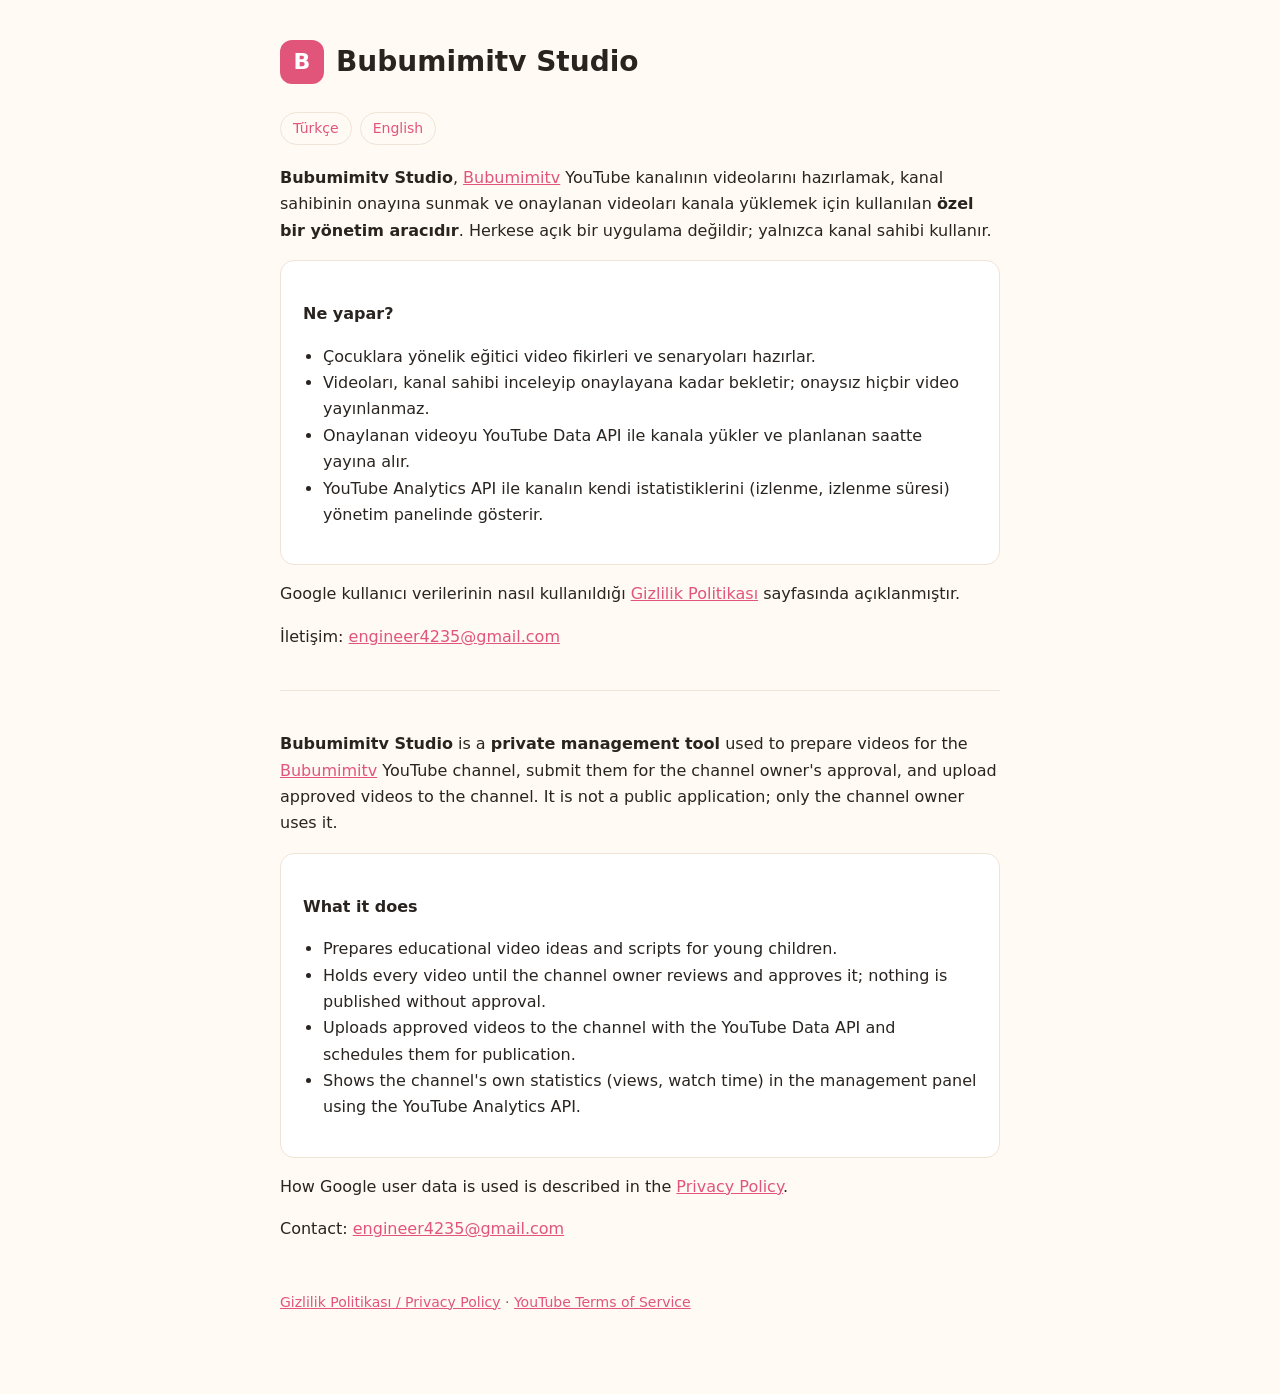
<file: index.html>
<!doctype html>
<html lang="tr">
<head>
<meta charset="utf-8">
<meta name="viewport" content="width=device-width, initial-scale=1">
<title>Bubumimitv Studio</title>
<meta name="description" content="Bubumimitv Studio: Bubumimitv YouTube kanalının videolarını hazırlamak, onaylamak ve yayınlamak için kullanılan özel yönetim aracı.">
<link rel="stylesheet" href="style.css">
</head>
<body>
<main>
  <header>
    <div class="logo" aria-hidden="true">B</div>
    <h1>Bubumimitv Studio</h1>
  </header>
  <nav class="lang"><a href="#tr">Türkçe</a><a href="#en">English</a></nav>

  <section id="tr">
    <p><strong>Bubumimitv Studio</strong>, <a href="https://www.youtube.com/@Bubumimitv">Bubumimitv</a> YouTube kanalının
      videolarını hazırlamak, kanal sahibinin onayına sunmak ve onaylanan videoları kanala yüklemek için kullanılan
      <strong>özel bir yönetim aracıdır</strong>. Herkese açık bir uygulama değildir; yalnızca kanal sahibi kullanır.</p>

    <div class="card">
      <h3>Ne yapar?</h3>
      <ul>
        <li>Çocuklara yönelik eğitici video fikirleri ve senaryoları hazırlar.</li>
        <li>Videoları, kanal sahibi inceleyip onaylayana kadar bekletir; onaysız hiçbir video yayınlanmaz.</li>
        <li>Onaylanan videoyu YouTube Data API ile kanala yükler ve planlanan saatte yayına alır.</li>
        <li>YouTube Analytics API ile kanalın kendi istatistiklerini (izlenme, izlenme süresi) yönetim panelinde gösterir.</li>
      </ul>
    </div>

    <p>Google kullanıcı verilerinin nasıl kullanıldığı <a href="privacy.html">Gizlilik Politikası</a> sayfasında açıklanmıştır.</p>
    <p>İletişim: <a href="mailto:engineer4235@gmail.com">engineer4235@gmail.com</a></p>
  </section>

  <hr>

  <section id="en" lang="en">
    <p><strong>Bubumimitv Studio</strong> is a <strong>private management tool</strong> used to prepare videos for the
      <a href="https://www.youtube.com/@Bubumimitv">Bubumimitv</a> YouTube channel, submit them for the channel owner's
      approval, and upload approved videos to the channel. It is not a public application; only the channel owner uses it.</p>

    <div class="card">
      <h3>What it does</h3>
      <ul>
        <li>Prepares educational video ideas and scripts for young children.</li>
        <li>Holds every video until the channel owner reviews and approves it; nothing is published without approval.</li>
        <li>Uploads approved videos to the channel with the YouTube Data API and schedules them for publication.</li>
        <li>Shows the channel's own statistics (views, watch time) in the management panel using the YouTube Analytics API.</li>
      </ul>
    </div>

    <p>How Google user data is used is described in the <a href="privacy.html#en">Privacy Policy</a>.</p>
    <p>Contact: <a href="mailto:engineer4235@gmail.com">engineer4235@gmail.com</a></p>
  </section>

  <footer>
    <a href="privacy.html">Gizlilik Politikası / Privacy Policy</a> ·
    <a href="https://www.youtube.com/t/terms">YouTube Terms of Service</a>
  </footer>
</main>
</body>
</html>
</file>
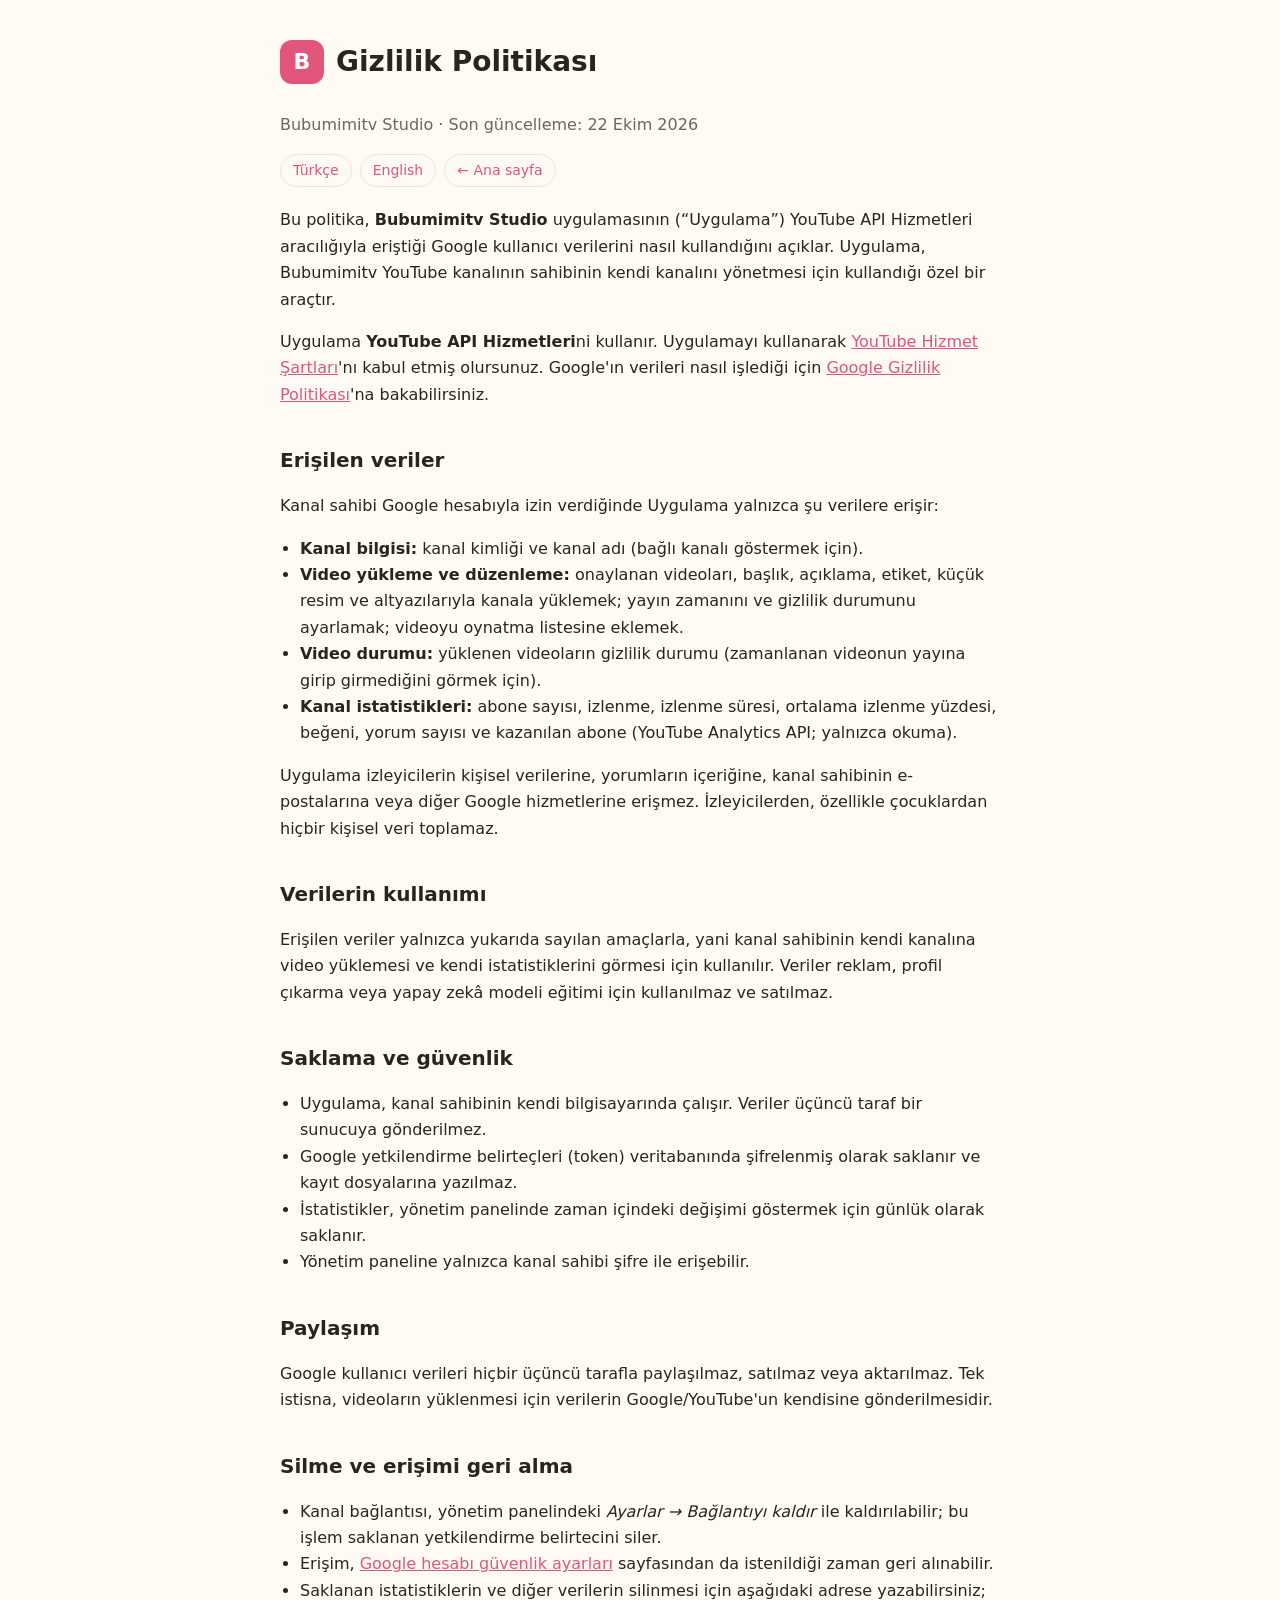
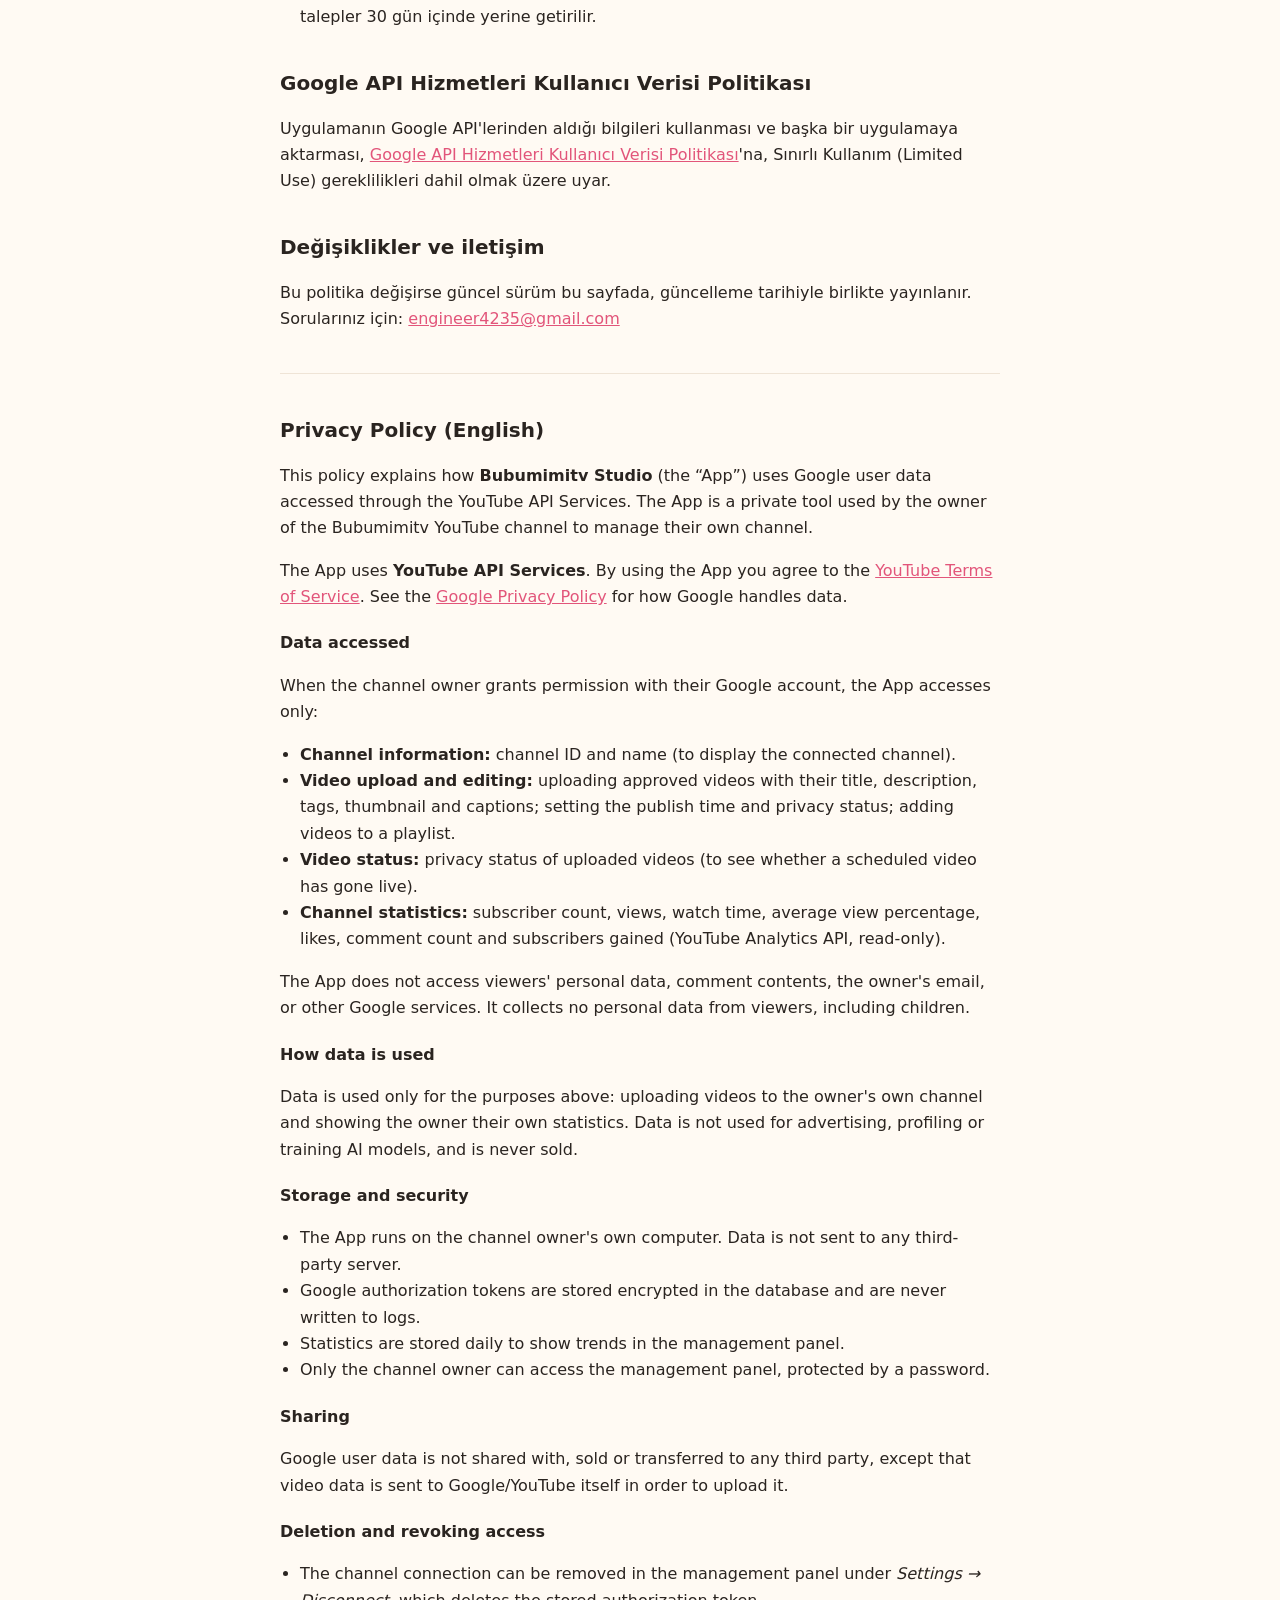
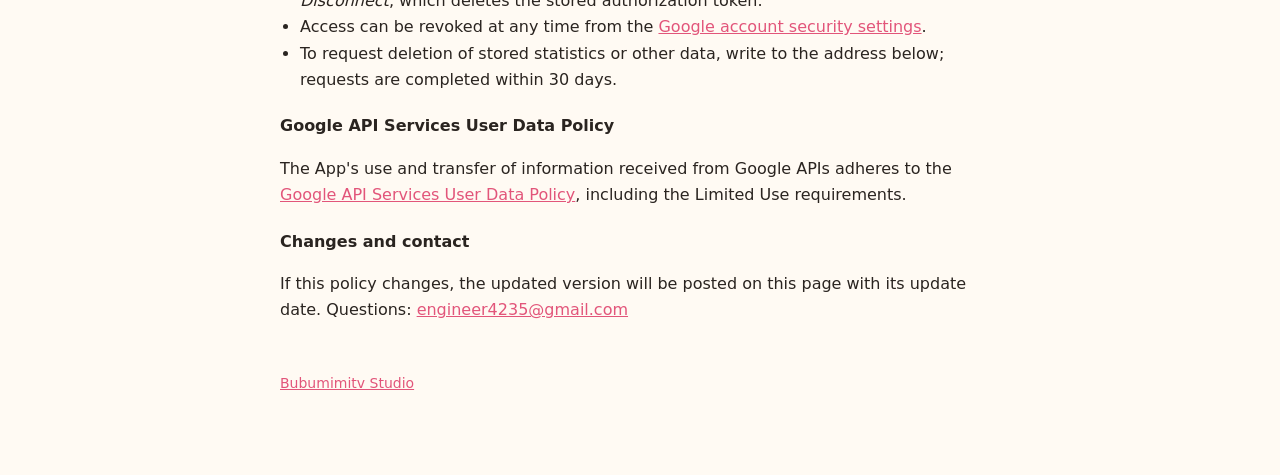
<file: privacy.html>
<!doctype html>
<html lang="tr">
<head>
<meta charset="utf-8">
<meta name="viewport" content="width=device-width, initial-scale=1">
<title>Gizlilik Politikası – Bubumimitv Studio</title>
<meta name="description" content="Bubumimitv Studio gizlilik politikası: YouTube API Hizmetleri aracılığıyla erişilen Google kullanıcı verilerinin nasıl kullanıldığı.">
<link rel="stylesheet" href="style.css">
</head>
<body>
<main>
  <header>
    <div class="logo" aria-hidden="true">B</div>
    <h1>Gizlilik Politikası</h1>
  </header>
  <p class="muted">Bubumimitv Studio · Son güncelleme: 22 Ekim 2026</p>
  <nav class="lang"><a href="#tr">Türkçe</a><a href="#en">English</a> <a href="index.html">← Ana sayfa</a></nav>

  <section id="tr">
    <p>Bu politika, <strong>Bubumimitv Studio</strong> uygulamasının (“Uygulama”) YouTube API Hizmetleri aracılığıyla
      eriştiği Google kullanıcı verilerini nasıl kullandığını açıklar. Uygulama, Bubumimitv YouTube kanalının sahibinin
      kendi kanalını yönetmesi için kullandığı özel bir araçtır.</p>

    <p>Uygulama <strong>YouTube API Hizmetleri</strong>ni kullanır. Uygulamayı kullanarak
      <a href="https://www.youtube.com/t/terms">YouTube Hizmet Şartları</a>'nı kabul etmiş olursunuz. Google'ın verileri nasıl
      işlediği için <a href="https://policies.google.com/privacy">Google Gizlilik Politikası</a>'na bakabilirsiniz.</p>

    <h2>Erişilen veriler</h2>
    <p>Kanal sahibi Google hesabıyla izin verdiğinde Uygulama yalnızca şu verilere erişir:</p>
    <ul>
      <li><strong>Kanal bilgisi:</strong> kanal kimliği ve kanal adı (bağlı kanalı göstermek için).</li>
      <li><strong>Video yükleme ve düzenleme:</strong> onaylanan videoları, başlık, açıklama, etiket, küçük resim ve altyazılarıyla
        kanala yüklemek; yayın zamanını ve gizlilik durumunu ayarlamak; videoyu oynatma listesine eklemek.</li>
      <li><strong>Video durumu:</strong> yüklenen videoların gizlilik durumu (zamanlanan videonun yayına girip girmediğini görmek için).</li>
      <li><strong>Kanal istatistikleri:</strong> abone sayısı, izlenme, izlenme süresi, ortalama izlenme yüzdesi, beğeni, yorum
        sayısı ve kazanılan abone (YouTube Analytics API; yalnızca okuma).</li>
    </ul>
    <p>Uygulama izleyicilerin kişisel verilerine, yorumların içeriğine, kanal sahibinin e-postalarına veya diğer Google
      hizmetlerine erişmez. İzleyicilerden, özellikle çocuklardan hiçbir kişisel veri toplamaz.</p>

    <h2>Verilerin kullanımı</h2>
    <p>Erişilen veriler yalnızca yukarıda sayılan amaçlarla, yani kanal sahibinin kendi kanalına video yüklemesi ve kendi
      istatistiklerini görmesi için kullanılır. Veriler reklam, profil çıkarma veya yapay zekâ modeli eğitimi için kullanılmaz
      ve satılmaz.</p>

    <h2>Saklama ve güvenlik</h2>
    <ul>
      <li>Uygulama, kanal sahibinin kendi bilgisayarında çalışır. Veriler üçüncü taraf bir sunucuya gönderilmez.</li>
      <li>Google yetkilendirme belirteçleri (token) veritabanında şifrelenmiş olarak saklanır ve kayıt dosyalarına yazılmaz.</li>
      <li>İstatistikler, yönetim panelinde zaman içindeki değişimi göstermek için günlük olarak saklanır.</li>
      <li>Yönetim paneline yalnızca kanal sahibi şifre ile erişebilir.</li>
    </ul>

    <h2>Paylaşım</h2>
    <p>Google kullanıcı verileri hiçbir üçüncü tarafla paylaşılmaz, satılmaz veya aktarılmaz. Tek istisna, videoların
      yüklenmesi için verilerin Google/YouTube'un kendisine gönderilmesidir.</p>

    <h2>Silme ve erişimi geri alma</h2>
    <ul>
      <li>Kanal bağlantısı, yönetim panelindeki <em>Ayarlar → Bağlantıyı kaldır</em> ile kaldırılabilir; bu işlem saklanan
        yetkilendirme belirtecini siler.</li>
      <li>Erişim, <a href="https://security.google.com/settings/security/permissions">Google hesabı güvenlik ayarları</a>
        sayfasından da istenildiği zaman geri alınabilir.</li>
      <li>Saklanan istatistiklerin ve diğer verilerin silinmesi için aşağıdaki adrese yazabilirsiniz; talepler 30 gün içinde
        yerine getirilir.</li>
    </ul>

    <h2>Google API Hizmetleri Kullanıcı Verisi Politikası</h2>
    <p>Uygulamanın Google API'lerinden aldığı bilgileri kullanması ve başka bir uygulamaya aktarması,
      <a href="https://developers.google.com/terms/api-services-user-data-policy">Google API Hizmetleri Kullanıcı Verisi
      Politikası</a>'na, Sınırlı Kullanım (Limited Use) gereklilikleri dahil olmak üzere uyar.</p>

    <h2>Değişiklikler ve iletişim</h2>
    <p>Bu politika değişirse güncel sürüm bu sayfada, güncelleme tarihiyle birlikte yayınlanır. Sorularınız için:
      <a href="mailto:engineer4235@gmail.com">engineer4235@gmail.com</a></p>
  </section>

  <hr>

  <section id="en" lang="en">
    <h2 style="margin-top:0">Privacy Policy (English)</h2>
    <p>This policy explains how <strong>Bubumimitv Studio</strong> (the “App”) uses Google user data accessed through the
      YouTube API Services. The App is a private tool used by the owner of the Bubumimitv YouTube channel to manage their own channel.</p>

    <p>The App uses <strong>YouTube API Services</strong>. By using the App you agree to the
      <a href="https://www.youtube.com/t/terms">YouTube Terms of Service</a>. See the
      <a href="https://policies.google.com/privacy">Google Privacy Policy</a> for how Google handles data.</p>

    <h3>Data accessed</h3>
    <p>When the channel owner grants permission with their Google account, the App accesses only:</p>
    <ul>
      <li><strong>Channel information:</strong> channel ID and name (to display the connected channel).</li>
      <li><strong>Video upload and editing:</strong> uploading approved videos with their title, description, tags, thumbnail and
        captions; setting the publish time and privacy status; adding videos to a playlist.</li>
      <li><strong>Video status:</strong> privacy status of uploaded videos (to see whether a scheduled video has gone live).</li>
      <li><strong>Channel statistics:</strong> subscriber count, views, watch time, average view percentage, likes, comment count and
        subscribers gained (YouTube Analytics API, read-only).</li>
    </ul>
    <p>The App does not access viewers' personal data, comment contents, the owner's email, or other Google services. It collects
      no personal data from viewers, including children.</p>

    <h3>How data is used</h3>
    <p>Data is used only for the purposes above: uploading videos to the owner's own channel and showing the owner their own
      statistics. Data is not used for advertising, profiling or training AI models, and is never sold.</p>

    <h3>Storage and security</h3>
    <ul>
      <li>The App runs on the channel owner's own computer. Data is not sent to any third-party server.</li>
      <li>Google authorization tokens are stored encrypted in the database and are never written to logs.</li>
      <li>Statistics are stored daily to show trends in the management panel.</li>
      <li>Only the channel owner can access the management panel, protected by a password.</li>
    </ul>

    <h3>Sharing</h3>
    <p>Google user data is not shared with, sold or transferred to any third party, except that video data is sent to
      Google/YouTube itself in order to upload it.</p>

    <h3>Deletion and revoking access</h3>
    <ul>
      <li>The channel connection can be removed in the management panel under <em>Settings → Disconnect</em>, which deletes the
        stored authorization token.</li>
      <li>Access can be revoked at any time from the
        <a href="https://security.google.com/settings/security/permissions">Google account security settings</a>.</li>
      <li>To request deletion of stored statistics or other data, write to the address below; requests are completed within 30 days.</li>
    </ul>

    <h3>Google API Services User Data Policy</h3>
    <p>The App's use and transfer of information received from Google APIs adheres to the
      <a href="https://developers.google.com/terms/api-services-user-data-policy">Google API Services User Data Policy</a>,
      including the Limited Use requirements.</p>

    <h3>Changes and contact</h3>
    <p>If this policy changes, the updated version will be posted on this page with its update date. Questions:
      <a href="mailto:engineer4235@gmail.com">engineer4235@gmail.com</a></p>
  </section>

  <footer><a href="index.html">Bubumimitv Studio</a></footer>
</main>
</body>
</html>
</file>
<file: style.css>
:root{--bg:#fffaf3;--surface:#fff;--text:#2a2420;--muted:#6f655c;--accent:#e2557a;--border:#efe4d6}
@media (prefers-color-scheme:dark){:root{--bg:#1b1816;--surface:#24201d;--text:#f1ebe4;--muted:#b3a89c;--accent:#ff8fab;--border:#3a332d}}
*{box-sizing:border-box}
body{margin:0;background:var(--bg);color:var(--text);font:16px/1.65 ui-sans-serif,system-ui,-apple-system,"Segoe UI",Roboto,sans-serif}
main{max-width:760px;margin:0 auto;padding:40px 20px 80px}
header{display:flex;align-items:center;gap:12px;margin-bottom:28px}
.logo{width:44px;height:44px;border-radius:12px;background:var(--accent);display:grid;place-items:center;color:#fff;font-weight:800;font-size:22px}
h1{font-size:28px;line-height:1.2;margin:0}
h2{font-size:20px;margin:36px 0 8px}
h3{font-size:16px;margin:20px 0 6px}
a{color:var(--accent)}
.muted{color:var(--muted)}
.card{background:var(--surface);border:1px solid var(--border);border-radius:14px;padding:20px 22px;margin:16px 0}
.lang{display:flex;gap:8px;margin:0 0 20px}
.lang a{padding:4px 12px;border:1px solid var(--border);border-radius:99px;text-decoration:none;font-size:14px}
ul{padding-left:20px}
footer{margin-top:48px;font-size:14px;color:var(--muted)}
hr{border:0;border-top:1px solid var(--border);margin:40px 0}
</file>
